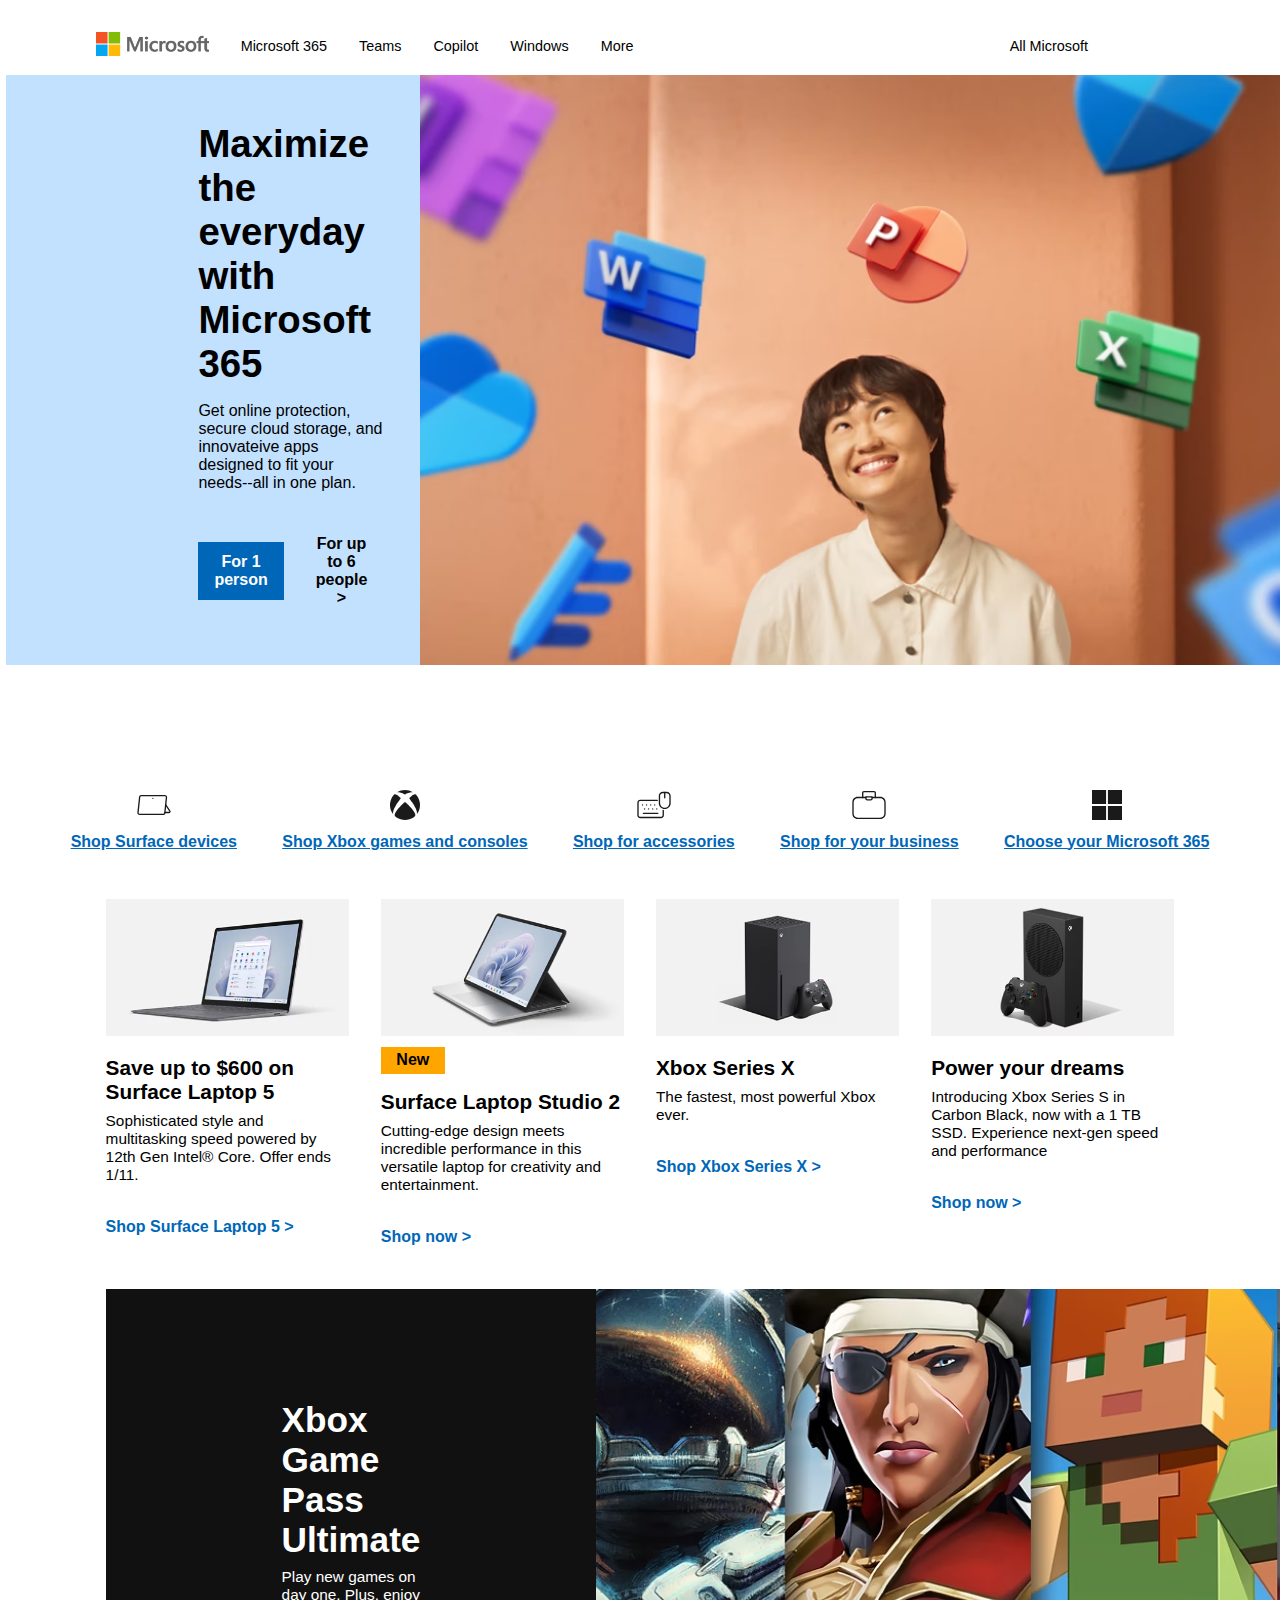
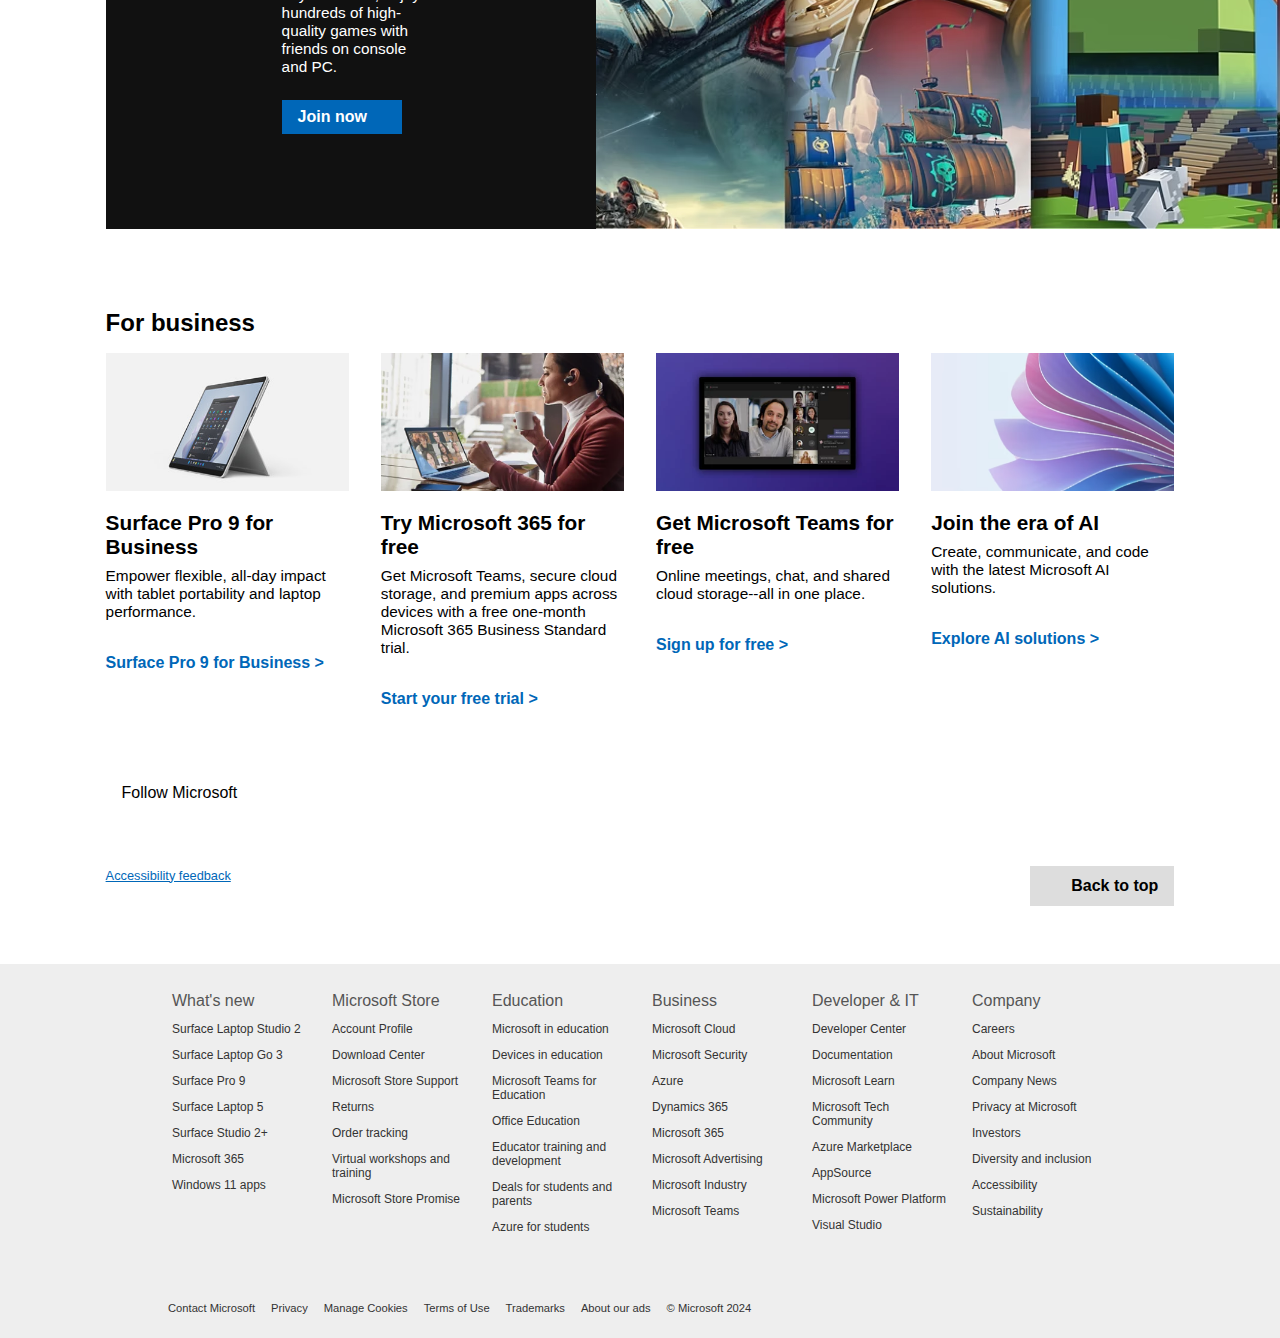
<file: Microsoft/index.html>
<!DOCTYPE html>
<html lang="en">

<head>
  <meta charset="UTF-8">
  <meta name="viewport" content="width=device-width, initial-scale=1.0">
  <link rel="stylesheet" href="https://cdnjs.cloudflare.com/ajax/libs/font-awesome/6.5.1/css/all.min.css"
    integrity="sha512-DTOQO9RWCH3ppGqcWaEA1BIZOC6xxalwEsw9c2QQeAIftl+Vegovlnee1c9QX4TctnWMn13TZye+giMm8e2LwA=="
    crossorigin="anonymous" referrerpolicy="no-referrer" />
  <link rel="stylesheet" href="style.css">
  <title>Microsoft - Cloud, Computers, Apps & Gaming </title>
</head>

<body>
  <nav>
    <div id="navbar-mobile">
      <a class="navbar-mobile-link" href="#"><i class="fa-solid fa-bars"></i></a>
      <a class="navbar-mobile-link" href="#"><i class="fa-solid fa-magnifying-glass"></i></a>
      <a class="navbar-mobile-link" href="#"><img src="./img/main-logo.png" alt=""></a>
      <a class="navbar-mobile-link" href="#"><i class="fa-solid fa-cart-shopping"></i></a>
      <a class="navbar-mobile-link" href="#"><i class="fa-regular fa-user"></i></a>
    </div>
    <div id="navbar-desktop">
      <div id="navbar-desktop-left">
        <a class="navbar-desktop-link" href="#"><img src="./img/main-logo.png" alt=""></a>
        <a class="navbar-desktop-link" href="#">Microsoft 365</a>
        <a class="navbar-desktop-link" href="#">Teams</a>
        <a class="navbar-desktop-link" href="#">Copilot</a>
        <a class="navbar-desktop-link" href="#">Windows</a>
        <a class="navbar-desktop-link" href="#">More <i class="fa-solid fa-chevron-down"></i></a>
      </div>
      <div id="navbar-desktop-right">
        <a class="navbar-desktop-link" href="#">All Microsoft <i class="fa-solid fa-chevron-down"></i></a>
        <a class="navbar-desktop-link" href="#"><i class="fa-solid fa-magnifying-glass"></i></a>
        <a class="navbar-desktop-link" href="#"><i class="fa-solid fa-cart-shopping"></i></a>
        <a class="navbar-desktop-link" href="#"><i class="fa-regular fa-user"></i></a>
      </div>
    </div>
  </nav>

  <section class="hero">
    <img class="hero-img" src="./img/hero.avif" alt="">
    <div class="hero-card">
      <h2>Maximize the everyday with Microsoft 365</h2>
      <p>Get online protection, secure cloud storage,
        and innovateive apps designed to fit your <br> needs--all in one plan.
      </p>
      <div class="hero-btn-container">
        <button class="btn btn-primary">For 1 person</button>
        <button class="btn btn-light">For up to 6 people ></button>
      </div>
    </div>

  </section>

  <div class="hero-playback">
    <i class="fa-solid fa-play"></i>
    <i class="fa-solid fa-chevron-left"></i>
    <i class="fa-solid fa-circle"></i>
    <i class="fa-regular fa-circle"></i>
    <i class="fa-solid fa-chevron-right"></i>
  </div>

  <section class="shop-cards">
    <div class="shop-card">
      <img src="./img/tablet.svg" alt="">
      <a href="">Shop Surface devices</a>
    </div>
    <div class="shop-card">
      <img src="./img/xbox.svg" alt="">
      <a href="">Shop Xbox games and consoles</a>
    </div>
    <div class="shop-card">
      <img src="./img/accessory.svg" alt="">
      <a href="">Shop for accessories</a>
    </div>
    <div class="shop-card">
      <img src="./img/business.svg" alt="">
      <a href="">Shop for your business</a>
    </div>
    <div class="shop-card">
      <img src="./img/squares-logo.svg" alt="">
      <a href="">Choose your Microsoft 365</a>
    </div>
  </section>

  <section class="product-cards container">
    <div class="product-card products">
      <img src="./img/surface-laptop.webp" alt="">
      <h4>Save up to $600 on Surface Laptop 5</h4>
      <p>Sophisticated style and multitasking speed
        powered by 12th Gen Intel&reg; Core. Offer ends 1/11.
      </p>
      <div class="btn btn-light">
        Shop Surface Laptop 5 >
      </div>
    </div>

    <div class="product-card">

      <img src="./img/surface-studio-2.webp" alt="">
      <div class="badge-yellow">
        New
      </div>
      <h4>Surface Laptop Studio 2</h4>
      <p>Cutting-edge design meets incredible performance
        in this versatile laptop for creativity and entertainment.
      </p>
      <div class="btn btn-light">
        Shop now >
      </div>
    </div>

    <div class="product-card">
      <img src="./img/xbox-x.webp" alt="">
      <h4>Xbox Series X</h4>
      <p>The fastest, most powerful Xbox ever.
      </p>
      <div class="btn btn-light">
        Shop Xbox Series X >
      </div>
    </div>

    <div class="product-card">
      <img src="./img/xbox-s.avif" alt="">
      <h4>Power your dreams</h4>
      <p>Introducing Xbox Series S in Carbon Black, now
        with a 1 TB SSD. Experience next-gen speed and performance
      </p>
      <div class="btn btn-light">
        Shop now >
      </div>
    </div>

    <div id='last-product' class="product-card">
      <img class="xbox-img" src="./img/game-pass.avif" alt="">
      <div class="xbox-card">
        <h4>Xbox Game Pass Ultimate</h4>
        <p>Play new games on day one. Plus, enjoy hundreds of
          high-quality games with friends on console and PC.
        </p>
        <div class="btn btn-primary">
          Join now
        </div>
      </div>
    </div>
  </section>

  <div class="container">
    <h2 id="for-business-heading">For business</h2>
  </div>
  <section id='for-business' class="product-cards container">
    <div class="product-card">
      <img src="./img/surface-9.jpg" alt="">
      <h4>Surface Pro 9 for Business</h4>
      <p>Empower flexible, all-day impact with tablet portability
        and laptop performance.
      </p>
      <div class="btn btn-light">
        Surface Pro 9 for Business >
      </div>
    </div>

    <div class="product-card">
      <img src="./img/try-365.webp" alt="">
      <h4>Try Microsoft 365 for free</h4>
      <p>Get Microsoft Teams, secure cloud storage, and premium apps
        across devices with a free one-month Microsoft 365 Business Standard trial.
      </p>
      <div class="btn btn-light">
        Start your free trial >
      </div>
    </div>

    <div class="product-card">
      <img src="./img/teams.webp" alt="">
      <h4>Get Microsoft Teams for free</h4>
      <p>Online meetings, chat, and shared cloud storage--all in one place.
      </p>
      <div class="btn btn-light">
        Sign up for free >
      </div>
    </div>

    <div class="product-card">
      <img src="./img/ai.avif" alt="">
      <h4>Join the era of AI</h4>
      <p>Create, communicate, and code with the latest Microsoft AI solutions.
      </p>
      <div class="btn btn-light">
        Explore AI solutions >
      </div>
    </div>
  </section>

  <div class="container">
    <section class="social-links">
      <h4>Follow Microsoft</h4>
      <i class="fa-brands fa-facebook-f"></i>
      <i class="fa-brands fa-x-twitter"></i>
    </section>


    <div class="pre-footer">
      <a href="#">Accessibility feedback</a>
      <div class="btn btn-grey">
        <i class="fa-solid fa-arrow-up"></i>
        Back to top
      </div>
    </div>
  </div>


  <footer>
    <div class="footer-section">
      <ul>
        <li>
          <h5>What's new</h5>
        </li>
        <li>Surface Laptop Studio 2</li>
        <li>Surface Laptop Go 3</li>
        <li>Surface Pro 9</li>
        <li>Surface Laptop 5</li>
        <li>Surface Studio 2+</li>
        <li>Microsoft 365</li>
        <li>Windows 11 apps</li>
      </ul>
    </div>

    <div class="footer-section">
      <ul>
        <li>
          <h5>Microsoft Store</h5>
        </li>
        <li>Account Profile</li>
        <li>Download Center</li>
        <li>Microsoft Store Support</li>
        <li>Returns</li>
        <li>Order tracking</li>
        <li>Virtual workshops and training</li>
        <li>Microsoft Store Promise</li>
      </ul>
    </div>

    <div class="footer-section">
      <ul>
        <li>
          <h5>Education</h5>
        </li>
        <li>Microsoft in education</li>
        <li>Devices in education</li>
        <li>Microsoft Teams for Education</li>
        <li>Office Education</li>
        <li>Educator training and development</li>
        <li>Deals for students and parents</li>
        <li>Azure for students</li>
      </ul>
    </div>

    <div class="footer-section">
      <ul>
        <li>
          <h5>Business</h5>
        </li>
        <li>Microsoft Cloud</li>
        <li>Microsoft Security</li>
        <li>Azure</li>
        <li>Dynamics 365</li>
        <li>Microsoft 365</li>
        <li>Microsoft Advertising</li>
        <li>Microsoft Industry</li>
        <li>Microsoft Teams</li>
      </ul>
    </div>

    <div class="footer-section">
      <ul>
        <li>
          <h5>Developer & IT</h5>
        </li>
        <li>Developer Center</li>
        <li>Documentation</li>
        <li>Microsoft Learn</li>
        <li>Microsoft Tech Community</li>
        <li>Azure Marketplace</li>
        <li>AppSource</li>
        <li>Microsoft Power Platform</li>
        <li>Visual Studio</li>
      </ul>
    </div>

    <div class="footer-section">
      <ul>
        <li>
          <h5>Company</h5>
        </li>
        <li>Careers</li>
        <li>About Microsoft</li>
        <li>Company News</li>
        <li>Privacy at Microsoft</li>
        <li>Investors</li>
        <li>Diversity and inclusion</li>
        <li>Accessibility</li>
        <li>Sustainability</li>
      </ul>
    </div>

    <div class="footer-end">
      <ul>
        <li>Contact Microsoft</li>
        <li>Privacy</li>
        <li>Manage Cookies</li>
        <li>Terms of Use</li>
        <li>Trademarks</li>
        <li>About our ads</li>
        <li>&copy; Microsoft 2024</li>
      </ul>
    </div>
  </footer>

</body>

<script src="script.js"></script>

</html>
</file>
<file: Microsoft/style.css>
/* Utilities */
* {
  box-sizing: border-box;
  margin: 0;
  padding: 0;
  font-family: 'Segoe UI', Tahoma, Geneva, Verdana, sans-serif;
}

a {
  color: #777;
}

li {
  list-style: none;
}

.container {
  width: 100%;
  margin: auto;
}

.hidden {
  display: none;
  visibility: hidden;
}

/* Navigation */
nav {
  width: 90%;
  margin: auto;
}

#navbar-mobile {
  display: flex;
  align-items: center;
  justify-content: space-between;
  margin-top: 1rem;
}

#navbar-mobile img {
  height: 24px;
}

#navbar-desktop {
  display: flex;
  align-items: center;
  justify-content: space-between;
  margin-top: 1rem;
  margin-bottom: 1rem;
}

#navbar-desktop-left {
  display: flex;
  align-items: center;
  justify-content: space-between;
}

#navbar-desktop-left a {
  margin-left: 2rem;
  text-decoration: none;
  font-size: 0.9rem;
  color: black;
}

#navbar-desktop-right a {
  margin-right: 2rem;
  text-decoration: none;
  font-size: 0.9rem;
  color: black;
}

#navbar-desktop img {
  height: 24px;
}

/* Hero */
.hero {
  display: flex;
  flex-flow: column;
}

.hero-img {
  order: 1;
  width: 100%;
  padding-left: 0.3rem;
  padding-right: 0.3rem;
  display: block;
}

.hero-card {
  order: 2;
  padding-top: 1rem;
  padding-left: 2rem;
  padding-right: 2rem;
  padding-bottom: 1rem;
  margin-left: 0.3rem;
  margin-right: 0.3rem;
  box-shadow: 1px 1px 1px #ccc;
}

.hero-card h2 {
  font-weight: 600;
}

.hero-card p {
  margin-top: 0.5rem;
  margin-bottom: 1.2rem;
}

.hero-playback {
  display: flex;
  align-items: center;
  justify-content: center;
  padding: 1rem;
  margin-top: 0.5rem;
}

.hero-playback i {
  margin-left: 1rem;
  margin-right: 1rem;
}

/* Buttons */
.hero-btn-container {
  display: flex;
  align-items: center;
  justify-content: space-between;
}

.btn {
  border: none;
  font-weight: 600;
  font-size: 1rem;
  padding-left: 1rem;
  padding-right: 1rem;
  padding-top: 0.7rem;
  padding-bottom: 0.7rem;
  display: flex;
  align-items: center;
  justify-content: space-between;
}

.btn-primary {
  background-color: #0067b8;
  border: none;
  color: white;
  font-weight: 600;
  font-size: 1rem;
  padding-left: 1rem;
  padding-right: 1rem;
  padding-top: 0.7rem;
  padding-bottom: 0.7rem;
}

.btn-light {
  background-color: white;
  border: none;
  font-size: 1rem;
  color: #0067b8;
  font-weight: 600;
  padding-left: 0;
}

.btn-grey {
  width: 9rem;
  background-color: #ddd;
}

/* Badges */
.badge-yellow {
  border: none;
  font-weight: 600;
  font-size: 1rem;
  padding-left: 1rem;
  padding-right: 1rem;
  padding-top: 0.3rem;
  padding-bottom: 0.3rem;
  margin-top: 0.4rem;
  display: flex;
  align-items: center;
  justify-content: center;
  color: black;
  background-color: orange;
  width: 4rem;
}

/* Shop Cards */
.shop-cards {
  display: flex;
  flex-wrap: wrap;
  align-items: center;
  justify-content: space-around;
  margin-left: 3rem;
  margin-right: 3rem;
  margin-bottom: 2rem;
}

.shop-card {
  align-items: center;
  display: flex;
  flex-direction: column;
  justify-content: space-evenly;
  margin-top: 2rem;
  padding-left: 1rem;
  padding-right: 1rem;
}

.shop-card img {
  width: 2.5rem;
  margin-bottom: 0.5rem;
}

.shop-card a {
  color: #0067b8;
  font-weight: 600;
}

/* Product Cards */
.product-cards {
  display: grid;
  grid-template-columns: repeat(1, 1fr);
}

.product-card {
  margin-left: 1rem;
  margin-right: 1rem;
}

.product-card img {
  width: 100%;
}

.product-card h4 {
  padding-top: 1rem;
  padding-bottom: 0.5rem;
  font-size: 1.3rem;
  font-weight: 600;
}

.product-card p {
  font-size: 0.96rem;
}

.product-card .btn-light {
  margin-top: 1.4rem;
  margin-bottom: 2rem;
  font-size: 1rem;
  font-weight: 600;
}

.product-card .btn-primary {
  width: 120px;
  margin-top: 1.5rem;
  padding-top: 0.5rem;
  padding-bottom: 0.5rem;
}

#last-product {
  display: flex;
  flex-direction: column;
}

.xbox-img {
  order: 1;
}

.xbox-card {
  order: 2;
}

.xbox-card h4 {
  font-size: 1.3rem;
}

/* For Business Section */
#for-business-heading {
  padding-top: 5rem;
  padding-bottom: 1rem;
  font-weight: 600;
  margin-left: 1rem;
}

/* Social Links */
.social-links {
  margin: 2rem;
  padding-bottom: 2rem;
  display: flex;
  align-items: center;
  justify-content: left;
}

.social-links h4 {
  font-weight: 400;
}

.social-links i {
  margin-left: 2rem;
}

/* Pre Footer */
.pre-footer {
  margin: 1rem;
  padding-bottom: 4rem;
}
.pre-footer a {
  font-size: 0.8rem;
  color: #0067b8;
}

.pre-footer .btn {
  float: right;
  clear: none;
}

/* Footer */
footer {
  background-color: #eee;
  padding: 1rem;
  display: grid;
  grid-template-columns: repeat(1, 1fr);
}

footer ul li h5 {
  color: #555;
  font-size: 1rem;
  font-weight: 400;
}

footer ul li {
  color: #333;
  font-weight: 300;
  font-size: 0.75rem;
  margin: 0.75rem;
}

.footer-section {
  margin-bottom: 3rem;
}

.footer-end ul {
  display: flex;
  flex-wrap: wrap;
}

.footer-end ul li {
  font-size: 0.7rem;
  font-weight: 300;
  margin: 0.5rem;
}

/* Point where product items go to 2 per row */
@media screen and (min-width: 540px) {
  footer {
    grid-template-columns: repeat(3, 1fr);
  }

  footer :last-child {
    grid-column: 1 / -1;
  }

  .product-cards {
    grid-template-columns: repeat(2, 1fr);
  }

  #last-product {
    grid-column: 1 / -1;
  }
}

/* Point where hero changes to side-by-side */
@media screen and (min-width: 1080px) {
  .container {
    width: 86%;
    margin: auto;
  }

  .hero {
    flex-flow: row;
    background-color: #c2e1fe;
    padding-left: 4rem;
    margin-left: 0.4rem;
    margin-right: 0.4rem;
    height: 65.5vh;
  }

  .hero-img {
    order: 2;
    width: 75vw;
    object-fit: cover;
  }

  .hero-card {
    background-color: #c2e1fe;
    order: 1;
    margin: auto;
    margin-left: 6rem;
    box-shadow: 0px 0px 0px #ccc;
  }

  .hero-card h2 {
    font-weight: 600;
    font-size: 2.4rem;
    margin-bottom: 1rem;
  }

  .hero-card p {
    margin-bottom: 2rem;
  }

  .hero-card .btn-light {
    background-color: #c2e1fe;
    color: black;
  }

  .hero-btn-container {
    justify-content: left;
  }

  .hero-btn-container :last-child {
    margin-left: 2rem;
  }

  .shop-cards {
    margin-top: 3rem;
    margin-bottom: 3rem;
  }

  #last-product {
    display: flex;
    flex-direction: row;
    background-color: #111;
    color: white;
  }

  .xbox-img {
    order: 2;
    width: 75vw;
    object-fit: cover;
  }

  .xbox-card {
    order: 1;
    margin: auto;
    margin-left: 6rem;
    margin-right: 6rem;
    padding: 5rem;
  }

  .xbox-card h4 {
    font-size: 2.2rem;
  }

  footer {
    grid-template-columns: repeat(6, 1fr);
    padding-left: 10rem;
    padding-right: 10rem;
  }

  .product-cards {
    grid-template-columns: repeat(4, 1fr);
  }
}
</file>
